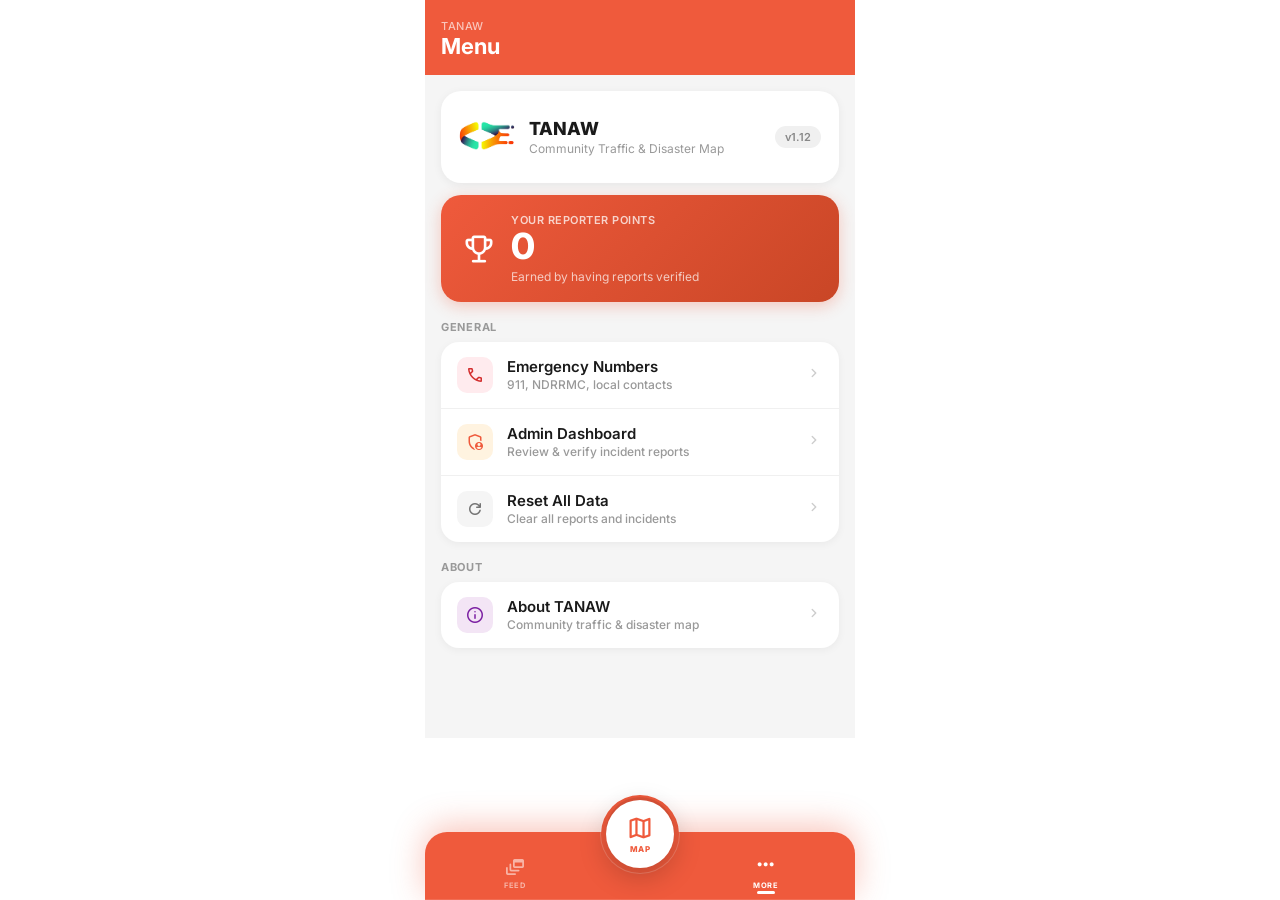
<file: more.html>
<!DOCTYPE html>
<html lang="en">
<head>
<meta charset="UTF-8">
<meta name="viewport" content="width=device-width, initial-scale=1.0, viewport-fit=cover">
<title>TANAW · More</title>
<link rel="manifest" href="manifest.json">
<link rel="stylesheet" href="https://fonts.googleapis.com/css2?family=Material+Symbols+Rounded:opsz,wght,FILL,GRAD@24,600,1,0"/>
<link rel="stylesheet" href="style.css">
<style>
html, body { margin:0; padding:0; } body { overflow-y:auto; -webkit-overflow-scrolling:touch; }
.more-app {
  width: 100%;
  max-width: 430px;
  margin: 0 auto;
  background: #f5f5f5;
  display: block;
  padding-bottom: 90px;
}

/* HEADER */
.more-header {
  background: var(--primary);
  padding: 14px 16px 16px;
}
.more-header span {
  font-size: 11px;
  color: rgba(255,255,255,.65);
  font-weight: 500;
  letter-spacing: .6px;
  text-transform: uppercase;
}
.more-header h2 {
  font-size: 22px;
  font-weight: 700;
  color: #fff;
  margin: 0;
  line-height: 1.15;
}

/* APP INFO CARD */
.app-card {
  margin: 16px 16px 0;
  background: #fff;
  border-radius: 20px;
  padding: 18px;
  display: flex;
  align-items: center;
  gap: 14px;
  box-shadow: 0 2px 10px rgba(0,0,0,.06);
}
.app-logo {
  width: 56px; height: 56px;
  border-radius: 16px;
  background: var(--primary);
  display: flex; align-items: center; justify-content: center;
  font-size: 28px;
  flex-shrink: 0;
}
.app-info h3 { font-size: 18px; font-weight: 800; color: #1a1a1a; margin-bottom: 2px; }
.app-info p  { font-size: 12px; color: #999; }
.app-version {
  margin-left: auto;
  background: #f0f0f0;
  border-radius: 50px;
  padding: 4px 10px;
  font-size: 11px;
  font-weight: 600;
  color: #888;
}

/* SECTION LABEL */
.more-section-label {
  font-size: 11px; font-weight: 700;
  text-transform: uppercase; letter-spacing: .7px;
  color: #999;
  padding: 18px 16px 8px;
}

/* MENU GROUP */
.menu-group {
  margin: 0 16px;
  background: #fff;
  border-radius: 18px;
  overflow: hidden;
  box-shadow: 0 2px 8px rgba(0,0,0,.05);
}

.menu-item {
  width: 100%;
  background: none; border: none;
  padding: 15px 16px;
  display: flex; align-items: center; gap: 14px;
  font-size: 15px; font-weight: 500;
  color: #1a1a1a;
  cursor: pointer; font-family: inherit;
  text-align: left;
  border-bottom: 1px solid #f0f0f0;
  transition: background .12s;
}
.menu-item:last-child { border-bottom: none; }
.menu-item:active { background: #f9f9f9; }

.menu-item-icon {
  width: 36px; height: 36px;
  border-radius: 10px;
  display: flex; align-items: center; justify-content: center;
  flex-shrink: 0;
}
.menu-item-icon .material-symbols-rounded { font-size: 20px; }

.menu-item-text { flex: 1; }
.menu-item-text strong { display: block; font-size: 15px; font-weight: 600; }
.menu-item-text small  { font-size: 12px; color: #999; margin-top: 1px; display: block; }

.menu-chevron .material-symbols-rounded { font-size: 18px; color: #ccc; }

/* Icon colors */
.icon-orange { background: #fff3e0; }
.icon-orange .material-symbols-rounded { color: var(--primary); }
.icon-red    { background: #ffebee; }
.icon-red .material-symbols-rounded    { color: #d32f2f; }
.icon-blue   { background: #e3f2fd; }
.icon-blue .material-symbols-rounded   { color: #1565c0; }
.icon-green  { background: #e8f5e9; }
.icon-green .material-symbols-rounded  { color: #2e7d32; }
.icon-purple { background: #f3e5f5; }
.icon-purple .material-symbols-rounded { color: #7b1fa2; }
.icon-grey   { background: #f5f5f5; }
.icon-grey .material-symbols-rounded   { color: #757575; }

/* DRRM SECTION (hidden by default) */
#drrmMenus { display: none; }

/* EMERGENCY MODAL */
.emerg-overlay {
  position: fixed; inset: 0;
  background: rgba(0,0,0,.45);
  z-index: 900;
  display: flex; align-items: flex-end;
}
.emerg-overlay.hidden { display: none; }

.emerg-card {
  background: #fff;
  width: 100%;
  border-radius: 24px 24px 0 0;
  padding: 20px 20px 40px;
  box-shadow: 0 -4px 24px rgba(0,0,0,.15);
}
.emerg-handle {
  width: 36px; height: 4px;
  background: #e0e0e0; border-radius: 2px;
  margin: 0 auto 16px;
}
.emerg-card h3 { font-size: 18px; font-weight: 700; margin-bottom: 16px; }

.emerg-row {
  display: flex; align-items: center; gap: 14px;
  padding: 13px 0;
  border-bottom: 1px solid #f0f0f0;
}
.emerg-row:last-child { border-bottom: none; }
.emerg-icon {
  width: 44px; height: 44px; border-radius: 14px;
  background: #ffebee;
  display: flex; align-items: center; justify-content: center;
  flex-shrink: 0;
}
.emerg-icon .material-symbols-rounded { font-size: 22px; color: #d32f2f; }
.emerg-info strong { display: block; font-size: 14px; font-weight: 600; }
.emerg-info span   { font-size: 13px; color: #d32f2f; font-weight: 700; }
.emerg-call {
  margin-left: auto;
  background: #d32f2f; color: #fff;
  border: none; border-radius: 50px;
  padding: 8px 16px; font-size: 13px; font-weight: 600;
  cursor: pointer; font-family: inherit;
  display: flex; align-items: center; gap: 4px;
}
.emerg-call .material-symbols-rounded { font-size: 16px; }

/* DRRM INFO MODAL */
.drrm-info-card {
  background: #fff;
  width: 100%;
  border-radius: 24px 24px 0 0;
  padding: 20px 20px 40px;
}
.drrm-info-card h3 { font-size: 18px; font-weight: 700; margin-bottom: 14px; }
.drrm-tip {
  display: flex; align-items: flex-start; gap: 12px;
  padding: 12px 0;
  border-bottom: 1px solid #f5f5f5;
  font-size: 14px; color: #333; line-height: 1.5;
}
.drrm-tip:last-child { border-bottom: none; }
.drrm-tip-num {
  width: 28px; height: 28px;
  background: var(--primary); color: #fff;
  border-radius: 50%; display: flex;
  align-items: center; justify-content: center;
  font-size: 13px; font-weight: 700;
  flex-shrink: 0; margin-top: 1px;
}
</style>
</head>

<body>
<div class="more-app">

  <!-- HEADER -->
  <div class="more-header">
    <span>TANAW</span>
    <h2>Menu</h2>
  </div>

  <!-- APP CARD -->
  <div class="app-card">
    <div class="app-logo"> <img src="applogo.jpg" alt="logo"> </div>
    <div class="app-info">
      <h3>TANAW</h3>
      <p>Community Traffic &amp; Disaster Map</p>
    </div>
    <div class="app-version">v1.12</div>
  </div>

  <!-- POINTS CARD -->
  <div style="margin:12px 16px 0;background:linear-gradient(135deg,#ef5a3c,#c94626);border-radius:20px;padding:18px 20px;display:flex;align-items:center;gap:14px;box-shadow:0 4px 16px rgba(239,90,60,.3);">
    <span class="material-symbols-rounded" style="font-size:36px;color:#fff;">emoji_events</span>
    <div style="flex:1;">
      <div style="font-size:11px;color:rgba(255,255,255,.75);font-weight:600;text-transform:uppercase;letter-spacing:.5px;">Your Reporter Points</div>
      <div style="font-size:36px;font-weight:800;color:#fff;line-height:1.1;" id="morePointsNum">0</div>
      <div style="font-size:12px;color:rgba(255,255,255,.7);margin-top:2px;">Earned by having reports verified</div>
    </div>
  </div>

  <!-- GENERAL -->
  <div class="more-section-label">General</div>
  <div class="menu-group">
    <button class="menu-item" onclick="openEmergencyModal()">
      <div class="menu-item-icon icon-red">
        <span class="material-symbols-rounded">call</span>
      </div>
      <div class="menu-item-text">
        <strong>Emergency Numbers</strong>
        <small>911, NDRRMC, local contacts</small>
      </div>
      <div class="menu-chevron"><span class="material-symbols-rounded">chevron_right</span></div>
    </button>

    <button class="menu-item" onclick="window.location.href='admin.html'">
      <div class="menu-item-icon icon-orange">
        <span class="material-symbols-rounded">admin_panel_settings</span>
      </div>
      <div class="menu-item-text">
        <strong>Admin Dashboard</strong>
        <small>Review &amp; verify incident reports</small>
      </div>
      <div class="menu-chevron"><span class="material-symbols-rounded">chevron_right</span></div>
    </button>

    <button class="menu-item" onclick="resetAllData()">
      <div class="menu-item-icon icon-grey">
        <span class="material-symbols-rounded">refresh</span>
      </div>
      <div class="menu-item-text">
        <strong>Reset All Data</strong>
        <small>Clear all reports and incidents</small>
      </div>
      <div class="menu-chevron"><span class="material-symbols-rounded">chevron_right</span></div>
    </button>
  </div>

  <!-- DRRM SECTION (shown when DRRM is on) -->
  <div id="drrmMenus">
    <div class="more-section-label">🚨 DRRM Resources</div>
    <div class="menu-group">
      <button class="menu-item" onclick="openDrrmInfo()">
        <div class="menu-item-icon icon-orange">
          <span class="material-symbols-rounded">health_and_safety</span>
        </div>
        <div class="menu-item-text">
          <strong>DRRM Guidelines</strong>
          <small>What to do during a calamity</small>
        </div>
        <div class="menu-chevron"><span class="material-symbols-rounded">chevron_right</span></div>
      </button>

      <button class="menu-item" onclick="alert('Navigate to Map tab and enable DRRM to see Evacuation Centers near you.')">
        <div class="menu-item-icon icon-blue">
          <span class="material-symbols-rounded">location_on</span>
        </div>
        <div class="menu-item-text">
          <strong>Evacuation Centers</strong>
          <small>View on map — enable DRRM mode</small>
        </div>
        <div class="menu-chevron"><span class="material-symbols-rounded">chevron_right</span></div>
      </button>
    </div>
  </div>

  <!-- ABOUT -->
  <div class="more-section-label">About</div>
  <div class="menu-group">
    <button class="menu-item" onclick="alert('TANAW is a community-powered traffic and disaster awareness app for Naga City, Camarines Sur.')">
      <div class="menu-item-icon icon-purple">
        <span class="material-symbols-rounded">info</span>
      </div>
      <div class="menu-item-text">
        <strong>About TANAW</strong>
        <small>Community traffic &amp; disaster map</small>
      </div>
      <div class="menu-chevron"><span class="material-symbols-rounded">chevron_right</span></div>
    </button>
  </div>

  <!-- BOTTOM NAV -->
    <nav class="bottom-nav">
    <a href="feed.html"><button>
      <span class="material-symbols-rounded">dynamic_feed</span><small>Feed</small>
    </button></a>
    <a class="nav-center" href="index.html"><button class="nav-center-btn">
      <span class="material-symbols-rounded">map</span>
      <small>Map</small>
    </button></a>
    <a href="more.html"><button class="active">
      <span class="material-symbols-rounded">more_horiz</span><small>More</small>
    </button></a>
  </nav>

</div>

<!-- EMERGENCY MODAL -->
<div class="emerg-overlay hidden" id="emergModal">
  <div class="emerg-card">
    <div class="emerg-handle"></div>
    <h3>📞 Emergency Numbers</h3>
    <div class="emerg-row">
      <div class="emerg-icon"><span class="material-symbols-rounded">local_police</span></div>
      <div class="emerg-info"><strong>National Emergency</strong><span>911</span></div>
      <button class="emerg-call" onclick="window.location.href='tel:911'">
        <span class="material-symbols-rounded">call</span> Call
      </button>
    </div>
    <div class="emerg-row">
      <div class="emerg-icon"><span class="material-symbols-rounded">emergency</span></div>
      <div class="emerg-info"><strong>NDRRMC</strong><span>(02) 8911-5061</span></div>
      <button class="emerg-call" onclick="window.location.href='tel:0289115061'">
        <span class="material-symbols-rounded">call</span> Call
      </button>
    </div>
    <div class="emerg-row">
      <div class="emerg-icon"><span class="material-symbols-rounded">local_fire_department</span></div>
      <div class="emerg-info"><strong>BFP Naga</strong><span>(054) 473-9999</span></div>
      <button class="emerg-call" onclick="window.location.href='tel:054-4739999'">
        <span class="material-symbols-rounded">call</span> Call
      </button>
    </div>
    <div class="emerg-row">
      <div class="emerg-icon"><span class="material-symbols-rounded">medical_services</span></div>
      <div class="emerg-info"><strong>Red Cross Naga</strong><span>(054) 472-1629</span></div>
      <button class="emerg-call" onclick="window.location.href='tel:054-4721629'">
        <span class="material-symbols-rounded">call</span> Call
      </button>
    </div>
    <button class="btn-secondary" style="width:100%;margin-top:16px;padding:13px;border-radius:14px;border:none;background:#f0f0f0;font-size:14px;font-weight:600;cursor:pointer;font-family:inherit;" onclick="closeEmergencyModal()">Close</button>
  </div>
</div>

<!-- DRRM INFO MODAL -->
<div class="emerg-overlay hidden" id="drrmInfoModal">
  <div class="emerg-card drrm-info-card">
    <div class="emerg-handle"></div>
    <h3>🛡️ DRRM Guidelines</h3>
    <div class="drrm-tip">
      <div class="drrm-tip-num">1</div>
      <div>Stay calm and listen to official announcements from local government.</div>
    </div>
    <div class="drrm-tip">
      <div class="drrm-tip-num">2</div>
      <div>Evacuate immediately when ordered. Don't wait for the water to rise.</div>
    </div>
    <div class="drrm-tip">
      <div class="drrm-tip-num">3</div>
      <div>Go to the nearest Evacuation Center shown on the TANAW map.</div>
    </div>
    <div class="drrm-tip">
      <div class="drrm-tip-num">4</div>
      <div>Bring essential documents, medicines, and 3-day food supply.</div>
    </div>
    <div class="drrm-tip">
      <div class="drrm-tip-num">5</div>
      <div>Use the TANAW SOS feature to request help if you are stranded.</div>
    </div>
    <button class="btn-secondary" style="width:100%;margin-top:16px;padding:13px;border-radius:14px;border:none;background:#f0f0f0;font-size:14px;font-weight:600;cursor:pointer;font-family:inherit;" onclick="closeDrrmInfo()">Close</button>
  </div>
</div>

<script src="more.js"></script>
<script>
  // Show points on load
  const morePointsEl = document.getElementById("morePointsNum");
  if (morePointsEl) morePointsEl.textContent = localStorage.getItem("tanaw_points") || "0";
</script>
</body>
</html>
</file>
<file: style.css>
@import url('https://fonts.googleapis.com/css2?family=Inter:wght@400;500;600;700&display=swap');

:root {
  --primary: #ef5a3c;
  --primary-dark: #d44a2e;
  --blue: #1565c0;
  --surface: #fff;
  --bg: #f5f5f5;
  --text: #1a1a1a;
  --text-muted: #888;
  --border: #e8e8e8;
  --shadow-sm: 0 2px 8px rgba(0,0,0,.12);
  --shadow-md: 0 6px 20px rgba(0,0,0,.15);
  --shadow-lg: 0 12px 40px rgba(0,0,0,.2);
  --radius: 16px;
  --nav-h: 68px;
}

* { box-sizing: border-box; margin: 0; padding: 0; -webkit-tap-highlight-color: transparent; }

html, body {
  height: 100%;
  overflow: hidden;
  font-family: 'Inter', system-ui, sans-serif;
  background: #fff;
}

/* ══════════════════════════════
   APP SHELL
══════════════════════════════ */
.app {
  width: 100%;
  max-width: 430px;
  height: 100dvh;
  margin: 0 auto;
  position: relative;
  background: #f2f2f2;
  overflow: hidden;
}

/* ══════════════════════════════
   MAP
══════════════════════════════ */
#map {
  position: absolute;
  inset: 0;
  width: 100%;
  height: 100%;
  z-index: 0;
}

/* ══════════════════════════════
   TOP BAR
══════════════════════════════ */
.top-bar {
  position: absolute;
  top: 12px;
  left: 12px;
  right: 12px;
  z-index: 1000;
  display: flex;
  gap: 8px;
  align-items: center;
}

.search-bar {
  flex: 1;
  background: var(--surface);
  border-radius: 50px;
  padding: 10px 14px;
  display: flex;
  align-items: center;
  gap: 8px;
  box-shadow: var(--shadow-md);
}
.search-bar input {
  border: none;
  outline: none;
  flex: 1;
  font-size: 14px;
  font-family: inherit;
  color: var(--text);
  background: transparent;
}
.search-bar input::placeholder { color: #bbb; }
.search-icon { font-size: 18px; color: #aaa; }

.top-btn {
  width: 44px;
  height: 44px;
  border-radius: 50%;
  border: none;
  background: var(--surface);
  display: flex;
  align-items: center;
  justify-content: center;
  box-shadow: var(--shadow-md);
  cursor: pointer;
  position: relative;
  flex-shrink: 0;
}
.top-btn .material-symbols-rounded { font-size: 22px; color: #333; }

/* Bell badge */
#announceBadge {
  position: absolute;
  top: -2px; right: -2px;
  background: #d32f2f;
  color: #fff;
  font-size: 9px;
  font-weight: 700;
  border-radius: 50%;
  width: 16px; height: 16px;
  display: none;
  align-items: center;
  justify-content: center;
  border: 1.5px solid #fff;
}
@keyframes bellRing {
  0%,100%{transform:rotate(0)}20%{transform:rotate(-15deg)}40%{transform:rotate(15deg)}60%{transform:rotate(-8deg)}80%{transform:rotate(8deg)}
}
.bell-ring { animation: bellRing .6s ease; }

/* ══════════════════════════════
   DRRM CHIP
══════════════════════════════ */
.drrm-top {
  position: absolute;
  top: 68px;
  left: 12px;
  z-index: 1000;
  display: flex;
  align-items: center;
  gap: 6px;
  background: var(--surface);
  padding: 6px 12px 6px 8px;
  border-radius: 50px;
  box-shadow: var(--shadow-sm);
  font-size: 13px;
  font-weight: 600;
  color: var(--text);
}
.drrm-icon { font-size: 16px; color: var(--primary); }

.drrm-top.active {
  background: #fff0ed;
  animation: drrmPulse 2s ease-in-out infinite;
}
@keyframes drrmPulse {
  0%,100% { box-shadow: 0 0 0 0 rgba(239,90,60,.3); }
  50%      { box-shadow: 0 0 0 8px rgba(239,90,60,0); }
}

/* Toggle switch */
.switch { position: relative; width: 40px; height: 22px; }
.switch input { display: none; }
.slider {
  position: absolute; inset: 0;
  background: #ccc; border-radius: 22px; cursor: pointer;
  transition: .2s;
}
.slider::before {
  content: "";
  position: absolute;
  width: 16px; height: 16px;
  left: 3px; top: 3px;
  background: #fff; border-radius: 50%;
  transition: .2s;
}
input:checked + .slider { background: var(--primary); }
input:checked + .slider::before { transform: translateX(18px); }

/* ══════════════════════════════
   FABs
══════════════════════════════ */
.fabs {
  position: absolute;
  right: 14px;
  bottom: calc(var(--nav-h) + 16px);
  display: flex;
  flex-direction: column;
  gap: 10px;
  z-index: 1010;
  transition: bottom .25s ease;
}
.app.sheet-up .fabs {
  bottom: calc(var(--nav-h) + 56vh);
}

.fab {
  width: 52px; height: 52px;
  border-radius: 50%;
  border: none;
  display: flex;
  align-items: center;
  justify-content: center;
  box-shadow: var(--shadow-md);
  cursor: pointer;
}
.fab .material-symbols-rounded { font-size: 24px; }
.fab.gps {
  background: var(--surface);
  color: var(--blue);
  border: 2.5px solid var(--blue);
}
.fab.add {
  background: var(--primary);
  color: #fff;
}
.fab:active { transform: scale(.93); }

/* ══════════════════════════════
   BOTTOM SHEET
══════════════════════════════ */
.sheet {
  position: absolute;
  bottom: var(--nav-h);
  left: 0; right: 0;
  background: var(--surface);
  border-radius: 20px 20px 0 0;
  box-shadow: 0 -4px 20px rgba(0,0,0,.1);
  z-index: 1000;
  height: 110px;
  transition: height .28s cubic-bezier(.4,0,.2,1);
  overflow: hidden;
  touch-action: pan-y;
}
.app.sheet-up .sheet { height: 62vh; }

.handle {
  width: 36px; height: 4px;
  background: #ddd; border-radius: 2px;
  margin: 10px auto 8px;
  cursor: pointer;
}

.sheet-tabs {
  display: flex;
  justify-content: center;
  gap: 8px;
  padding: 0 16px 10px;
}
.pill {
  padding: 8px 22px;
  border-radius: 50px;
  border: 1.5px solid var(--border);
  background: transparent;
  font-size: 14px;
  font-weight: 500;
  color: var(--text-muted);
  cursor: pointer;
  font-family: inherit;
  transition: all .2s;
}
.pill.active {
  background: var(--text);
  color: #fff;
  border-color: var(--text);
}

.sheet-body { padding: 0 20px 20px; overflow-y: auto; max-height: calc(62vh - 80px); }
.sheet-section { display: none; }
.sheet-section.active { display: block; }

.trip-info { font-size: 13px; color: var(--text-muted); margin: 10px 0 14px; line-height: 1.5; }
.create-trip-btn {
  display: flex;
  align-items: center;
  gap: 8px;
  padding: 12px 22px;
  border-radius: 50px;
  border: 1.5px solid var(--border);
  background: var(--surface);
  font-size: 14px;
  font-weight: 600;
  cursor: pointer;
  font-family: inherit;
  color: var(--text);
}
.create-trip-btn .material-symbols-rounded { font-size: 18px; color: var(--blue); }

.location-row { display: flex; align-items: center; gap: 12px; margin-bottom: 10px; }
.location-row input {
  flex: 1; padding: 11px 14px;
  border-radius: 12px; border: 1.5px solid var(--border);
  font-size: 14px; font-family: inherit;
  outline: none;
}
.location-row input:focus { border-color: var(--primary); }
.dot { width: 12px; height: 12px; border-radius: 50%; flex-shrink: 0; }
.dot.start { background: #ffc107; }
.dot.end   { background: var(--primary); }

.save-trip-btn {
  width: 100%; padding: 13px;
  border-radius: 12px; border: none;
  background: var(--blue); color: #fff;
  font-size: 14px; font-weight: 600;
  cursor: pointer; font-family: inherit;
}

/* Incident search */
.incident-search-row { display: flex; gap: 10px; margin-bottom: 10px; }
.inc-search-wrap {
  flex: 1; display: flex; align-items: center; gap: 6px;
  background: var(--bg); border-radius: 12px; padding: 10px 12px;
}
.inc-search-wrap input { border: none; background: transparent; outline: none; flex: 1; font-size: 14px; font-family: inherit; }
.filter-btn {
  width: 44px; height: 44px; border-radius: 12px;
  border: none; background: var(--primary); color: #fff; cursor: pointer;
  display: flex; align-items: center; justify-content: center;
}
.filter-btn .material-symbols-rounded { font-size: 20px; }

.filter-panel {
  background: var(--bg); border-radius: 14px;
  padding: 14px 16px; display: none;
}
.filter-panel.open { display: block; }
.filter-heading { font-size: 11px; font-weight: 700; text-transform: uppercase;
  letter-spacing: .6px; color: var(--text-muted); margin-bottom: 10px; }
.filter-item {
  display: flex; justify-content: space-between; align-items: center;
  padding: 10px 0; border-bottom: 1px solid var(--border);
  font-size: 14px; cursor: pointer;
}
.filter-item.drrm-only { display: none; }
.filter-item.drrm-only.drrm-active { display: flex; }
.filter-item:last-child { border-bottom: none; }
.filter-item input[type=checkbox] { width: 18px; height: 18px; accent-color: var(--primary); }

/* ══════════════════════════════
   BOTTOM NAV
══════════════════════════════ */
/* ══════════════════════════════
   BOTTOM NAV — Floating Center
══════════════════════════════ */
.bottom-nav {
  position: fixed;
  bottom: 0; left: 50%;
  transform: translateX(-50%);
  width: 100%; max-width: 430px;
  height: var(--nav-h);
  z-index: 1000;
  display: flex;
  justify-content: space-around;
  align-items: flex-end;
  padding-bottom: 8px;
  /* curved cutout illusion via gradient */
  background: transparent;
  pointer-events: none;
}

/* the actual bar behind side items */
.bottom-nav::before {
  content: '';
  position: absolute;
  bottom: 0; left: 0; right: 0;
  height: 100%;
  background: var(--primary);
  border-radius: 22px 22px 0 0;
  box-shadow: 0 -6px 32px rgba(239,90,60,.35), 0 -1px 0 rgba(255,255,255,.12) inset;
  z-index: -1;
}

.bottom-nav a {
  text-decoration: none;
  flex: 1;
  pointer-events: all;
  display: flex;
  justify-content: center;
}

/* Side nav buttons */
.bottom-nav button {
  width: 100%;
  background: none; border: none;
  color: rgba(255,255,255,0.55);
  display: flex; flex-direction: column; align-items: center; gap: 3px;
  font-size: 9px; font-weight: 700; font-family: inherit;
  letter-spacing: .5px; text-transform: uppercase;
  cursor: pointer; padding: 6px 0 2px;
  position: relative;
  transition: color .25s ease, transform .2s ease;
}

.bottom-nav button .material-symbols-rounded {
  font-size: 22px;
  transition: transform .3s cubic-bezier(.34,1.56,.64,1), opacity .2s;
}

/* Active state for side buttons */
.bottom-nav button.active {
  color: #fff;
}
.bottom-nav button.active .material-symbols-rounded {
  transform: translateY(-3px) scale(1.15);
}

/* Active dot indicator */
.bottom-nav button.active::after {
  content: '';
  position: absolute;
  bottom: -2px;
  left: 50%; transform: translateX(-50%);
  width: 18px; height: 3px;
  background: #fff;
  border-radius: 2px;
  animation: navDotIn .3s cubic-bezier(.34,1.56,.64,1) forwards;
}
@keyframes navDotIn {
  from { width: 0; opacity: 0; }
  to   { width: 18px; opacity: 1; }
}

/* Ripple on tap */
.bottom-nav button:not(.nav-center-btn):active .material-symbols-rounded {
  transform: scale(.85);
  opacity: .7;
}

/* ── CENTER FLOATING BUTTON ── */
.bottom-nav a.nav-center {
  flex: 0 0 72px;
  position: relative;
  margin-bottom: 6px;
  pointer-events: all;
}

.nav-center-btn {
  width: 68px !important;
  height: 68px;
  border-radius: 50% !important;
  background: #fff !important;
  box-shadow:
    0 -3px 0 rgba(0,0,0,.08),
    0 8px 28px rgba(0,0,0,.22),
    0 0 0 5px var(--primary),
    0 0 0 6px rgba(255,255,255,.2);
  display: flex !important;
  flex-direction: column !important;
  align-items: center !important;
  justify-content: center !important;
  gap: 2px !important;
  padding: 0 !important;
  position: relative;
  bottom: 18px;
  transition: transform .3s cubic-bezier(.34,1.56,.64,1), box-shadow .3s ease !important;
  animation: centerBtnAppear .5s cubic-bezier(.34,1.56,.64,1) .1s both;
}
@keyframes centerBtnAppear {
  from { transform: scale(.5) translateY(20px); opacity: 0; }
  to   { transform: scale(1) translateY(0); opacity: 1; }
}

.nav-center-btn .material-symbols-rounded {
  font-size: 28px !important;
  color: var(--primary) !important;
  transition: transform .3s cubic-bezier(.34,1.56,.64,1) !important;
}

.nav-center-btn small {
  font-size: 8px !important;
  font-weight: 800 !important;
  color: var(--primary) !important;
  letter-spacing: .6px;
  text-transform: uppercase;
}

.nav-center-btn.active {
  background: var(--primary) !important;
  box-shadow:
    0 -3px 0 rgba(0,0,0,.08),
    0 10px 32px rgba(239,90,60,.55),
    0 0 0 5px rgba(239,90,60,.25),
    0 0 0 9px rgba(239,90,60,.1) !important;
}
.nav-center-btn.active .material-symbols-rounded {
  color: #fff !important;
  transform: rotate(8deg) scale(1.1) !important;
}
.nav-center-btn.active small {
  color: rgba(255,255,255,.9) !important;
}

/* Hover/press */
.nav-center-btn:hover {
  transform: translateY(-3px);
}
.nav-center-btn:active {
  transform: scale(.92) translateY(0) !important;
}

/* Pulse ring on active center */
.nav-center-btn.active::before {
  content: '';
  position: absolute;
  inset: -8px;
  border-radius: 50%;
  border: 2px solid rgba(239,90,60,.35);
  animation: pulseRing 2s ease-in-out infinite;
}
@keyframes pulseRing {
  0%,100% { transform: scale(1); opacity: .6; }
  50%      { transform: scale(1.1); opacity: 0; }
}

/* ══════════════════════════════
   OVERLAY & BOTTOM CARDS
   (modals, panels, evac card)
══════════════════════════════ */
.overlay {
  position: fixed; inset: 0;
  z-index: 1100;
  background: rgba(0,0,0,.45);
  display: flex;
  align-items: flex-end;
}
.overlay.hidden { display: none; }

.bottom-card {
  background: var(--surface);
  width: 100%;
  max-height: 92vh;
  border-radius: 24px 24px 0 0;
  overflow-y: auto;
  padding-bottom: calc(var(--nav-h) + 20px);
}
.bottom-card-handle {
  width: 36px; height: 4px;
  background: #e0e0e0; border-radius: 2px;
  margin: 12px auto 4px;
}
.bottom-card-header {
  display: flex;
  justify-content: space-between;
  align-items: center;
  padding: 12px 20px 10px;
  border-bottom: 1px solid var(--border);
}
.bottom-card-header h3 { font-size: 17px; font-weight: 700; }

.icon-btn {
  width: 34px; height: 34px;
  border-radius: 50%; border: none;
  background: var(--bg); cursor: pointer;
  display: flex; align-items: center; justify-content: center;
}
.icon-btn .material-symbols-rounded { font-size: 18px; color: #555; }

.modal-hint {
  margin: 10px 20px 0;
  font-size: 12px; color: var(--text-muted);
  background: #f9f9f9; border-radius: 10px;
  padding: 8px 12px; line-height: 1.4;
}

/* ══════════════════════════════
   FORM ELEMENTS
══════════════════════════════ */
.form-body { padding: 14px 20px; display: flex; flex-direction: column; gap: 12px; }

.form-label {
  font-size: 12px; font-weight: 600;
  color: var(--text-muted); text-transform: uppercase; letter-spacing: .5px;
  margin-bottom: -6px;
}
.optional { font-weight: 400; text-transform: none; }
.required { color: var(--primary); }

.form-select, .form-input {
  width: 100%; padding: 12px 14px;
  border: 1.5px solid var(--border); border-radius: 12px;
  font-size: 14px; font-family: inherit; background: #fafafa;
  outline: none; color: var(--text);
}
.form-select:focus, .form-input:focus { border-color: var(--primary); background: #fff; }

.form-textarea {
  width: 100%; padding: 12px 14px;
  border: 1.5px solid var(--border); border-radius: 12px;
  font-size: 14px; font-family: inherit; background: #fafafa;
  outline: none; resize: none; min-height: 90px; color: var(--text);
}
.form-textarea:focus { border-color: var(--primary); background: #fff; }

.photo-label {
  display: flex; align-items: center; gap: 10px;
  padding: 12px 14px;
  border: 1.5px dashed #ccc; border-radius: 12px;
  cursor: pointer; font-size: 14px; color: #666;
  background: #fafafa;
}
.photo-label .material-symbols-rounded { font-size: 20px; color: #aaa; }
.photo-label input { display: none; }
.photo-preview { width: 100%; border-radius: 12px; display: none; max-height: 200px; object-fit: cover; }

.btn-primary {
  width: 100%; padding: 14px;
  border-radius: 14px; border: none;
  background: var(--primary); color: #fff;
  font-size: 15px; font-weight: 700; font-family: inherit;
  cursor: pointer; letter-spacing: .2px;
  transition: background .15s;
}
.btn-primary:active { background: var(--primary-dark); }
.btn-primary.btn-danger { background: #d32f2f; }
.btn-primary.btn-danger:active { background: #b71c1c; }

.btn-secondary {
  width: 100%; padding: 13px;
  border-radius: 14px; border: none;
  background: var(--bg); color: #555;
  font-size: 14px; font-weight: 600; font-family: inherit;
  cursor: pointer;
}

/* ══════════════════════════════
   FAB SHEET
══════════════════════════════ */
#fabSheetOverlay {
  position: fixed; inset: 0;
  z-index: 1050; background: rgba(0,0,0,.4);
}
#fabSheetOverlay.hidden { display: none; }

#fabSheet {
  position: fixed;
  bottom: 0; left: 50%; transform: translateX(-50%) translateY(100%);
  width: 100%; max-width: 430px;
  z-index: 1060;
  background: var(--surface);
  border-radius: 24px 24px 0 0;
  padding: 0 0 44px;
  transition: transform .28s cubic-bezier(.4,0,.2,1);
}
#fabSheet.open { transform: translateX(-50%) translateY(0); }

.fab-sheet-handle {
  width: 36px; height: 4px;
  background: #e0e0e0; border-radius: 2px;
  margin: 12px auto 6px;
}
.fab-sheet-title {
  font-size: 11px; font-weight: 700;
  color: var(--text-muted); text-transform: uppercase;
  letter-spacing: .7px; padding: 8px 20px 12px;
  border-bottom: 1px solid var(--border);
}
.fab-sheet-row {
  display: flex; align-items: center; gap: 14px;
  padding: 16px 20px; cursor: pointer;
  transition: background .15s;
}
.fab-sheet-row:active { background: var(--bg); }
.fab-row-icon {
  width: 52px; height: 52px; border-radius: 16px;
  display: flex; align-items: center; justify-content: center;
  font-size: 26px; flex-shrink: 0;
}
.fab-row-text { flex: 1; }
.fab-row-text strong { display: block; font-size: 15px; color: var(--text); margin-bottom: 2px; }
.fab-row-text span   { font-size: 12px; color: var(--text-muted); }
.fab-chevron { font-size: 18px; color: #ccc; }

/* ══════════════════════════════
   ANNOUNCEMENT LIST
══════════════════════════════ */
.announce-list { padding: 10px 20px 20px; overflow-y: auto; }
.announce-empty { color: var(--text-muted); text-align: center; padding: 32px 0; font-size: 14px; }
.announce-item {
  display: flex; gap: 12px; padding: 14px 0;
  border-bottom: 1px solid var(--border); align-items: flex-start;
}
.announce-item:last-child { border-bottom: none; }
.announce-icon { font-size: 26px; flex-shrink: 0; }
.announce-body strong { font-size: 14px; display: block; margin-bottom: 2px; }
.announce-body p  { font-size: 13px; color: #444; margin: 2px 0; }
.announce-body small { font-size: 11px; color: #bbb; }
.violation-item { background: #fff5f5; border-radius: 12px; padding: 12px; border-bottom: none; margin-bottom: 8px; }

/* ══════════════════════════════
   EVAC CARD
══════════════════════════════ */
.evac-card {
  position: fixed;
  bottom: var(--nav-h);
  left: 50%; transform: translateX(-50%);
  width: 100%; max-width: 430px;
  z-index: 1020;
  padding: 0 12px 12px;
  pointer-events: none;
}
.evac-card.hidden { display: none; }

.evac-card-inner {
  background: var(--surface);
  border-radius: 20px;
  box-shadow: var(--shadow-lg);
  overflow: hidden;
  pointer-events: all;
}
.evac-tag {
  background: var(--primary);
  color: #fff;
  font-size: 11px; font-weight: 700;
  letter-spacing: .5px;
  padding: 6px 16px;
}
.evac-header {
  display: flex; justify-content: space-between; align-items: flex-start;
  padding: 14px 16px 10px;
  border-bottom: 1px solid var(--border);
}
.evac-header h3 { font-size: 16px; font-weight: 700; line-height: 1.3; }
.evac-brgy { font-size: 12px; color: var(--text-muted); margin-top: 2px; }

.evac-rows { padding: 10px 16px; display: flex; flex-direction: column; gap: 12px; }
.evac-row { display: flex; align-items: flex-start; gap: 12px; }
.evac-row-icon { font-size: 18px; color: var(--primary); margin-top: 1px; flex-shrink: 0; }
.evac-row-label { font-size: 10px; font-weight: 700; text-transform: uppercase; letter-spacing: .5px; color: var(--text-muted); margin-bottom: 1px; }
.evac-row-value { font-size: 13px; color: var(--text); line-height: 1.4; }

.evac-capacity {
  display: flex; align-items: center; gap: 12px;
  margin: 4px 16px 14px;
  background: #fff0ed; border-radius: 12px;
  padding: 10px 14px;
}
.evac-capacity .material-symbols-rounded { font-size: 22px; }

/* ══════════════════════════════
   TOAST
══════════════════════════════ */
#toast {
  position: fixed;
  bottom: calc(var(--nav-h) + 16px);
  left: 50%; transform: translateX(-50%) translateY(16px);
  background: #1a1a1a; color: #fff;
  padding: 10px 20px; border-radius: 50px;
  font-size: 13px; font-weight: 500;
  z-index: 2000; opacity: 0;
  transition: opacity .25s, transform .25s;
  pointer-events: none; white-space: nowrap;
}
#toast.show { opacity: 1; transform: translateX(-50%) translateY(0); }

/* ══════════════════════════════
   HIDDEN
══════════════════════════════ */
.hidden { display: none !important; }

/* ══════════════════════════════
   REPORT MODAL REDESIGN
══════════════════════════════ */
.report-card { padding-bottom: 40px; }

.report-header {
  display: flex;
  align-items: center;
  justify-content: space-between;
  padding: 14px 20px 12px;
  border-bottom: 1px solid var(--border);
}
.report-header-left {
  display: flex;
  align-items: center;
  gap: 12px;
}
.report-header-icon {
  width: 42px; height: 42px;
  border-radius: 14px;
  background: #fff0ed;
  display: flex; align-items: center; justify-content: center;
  font-size: 22px;
  flex-shrink: 0;
}
.report-header-title {
  font-size: 16px;
  font-weight: 700;
  color: var(--text);
  line-height: 1.2;
}
.report-header-sub {
  font-size: 11px;
  color: var(--text-muted);
  margin-top: 1px;
}

/* Pin status bar */
.pin-status {
  display: flex;
  align-items: center;
  gap: 8px;
  margin: 10px 20px 0;
  padding: 9px 13px;
  background: #fff8e1;
  border-radius: 10px;
  font-size: 12px;
  font-weight: 500;
  color: #795548;
  transition: all .25s;
}
.pin-status.pinned {
  background: #e8f5e9;
  color: #2e7d32;
}
.pin-status-icon {
  font-size: 16px;
  color: #f9a825;
}
.pin-status.pinned .pin-status-icon {
  color: #43a047;
}

/* Incident type grid */
.incident-type-grid {
  display: grid;
  grid-template-columns: repeat(4, 1fr);
  gap: 8px;
}

.type-card {
  display: flex;
  flex-direction: column;
  align-items: center;
  justify-content: center;
  gap: 5px;
  padding: 10px 4px;
  border-radius: 14px;
  border: 2px solid var(--border);
  background: #fafafa;
  cursor: pointer;
  transition: all .15s;
  font-family: inherit;
}
.type-card:active { transform: scale(.94); }
.type-card-emoji  { font-size: 22px; line-height: 1; }
.type-card-label  { font-size: 10px; font-weight: 600; color: #777; text-align: center; line-height: 1.2; }

.type-card.active {
  border-color: var(--primary);
  background: #fff0ed;
}
.type-card.active .type-card-label {
  color: var(--primary);
}

.feed-app { background: #f5f5f5; }
.more-app { background: #f5f5f5; }


.app-logo img {
  width: 60px;
  height: 60px;
  border-radius: 10px;
  object-fit: cover;
}

.login-logo img {
  width: 80px;
  height: 80px;
  border-radius: 12px;
  object-fit: cover;
}
</file>
